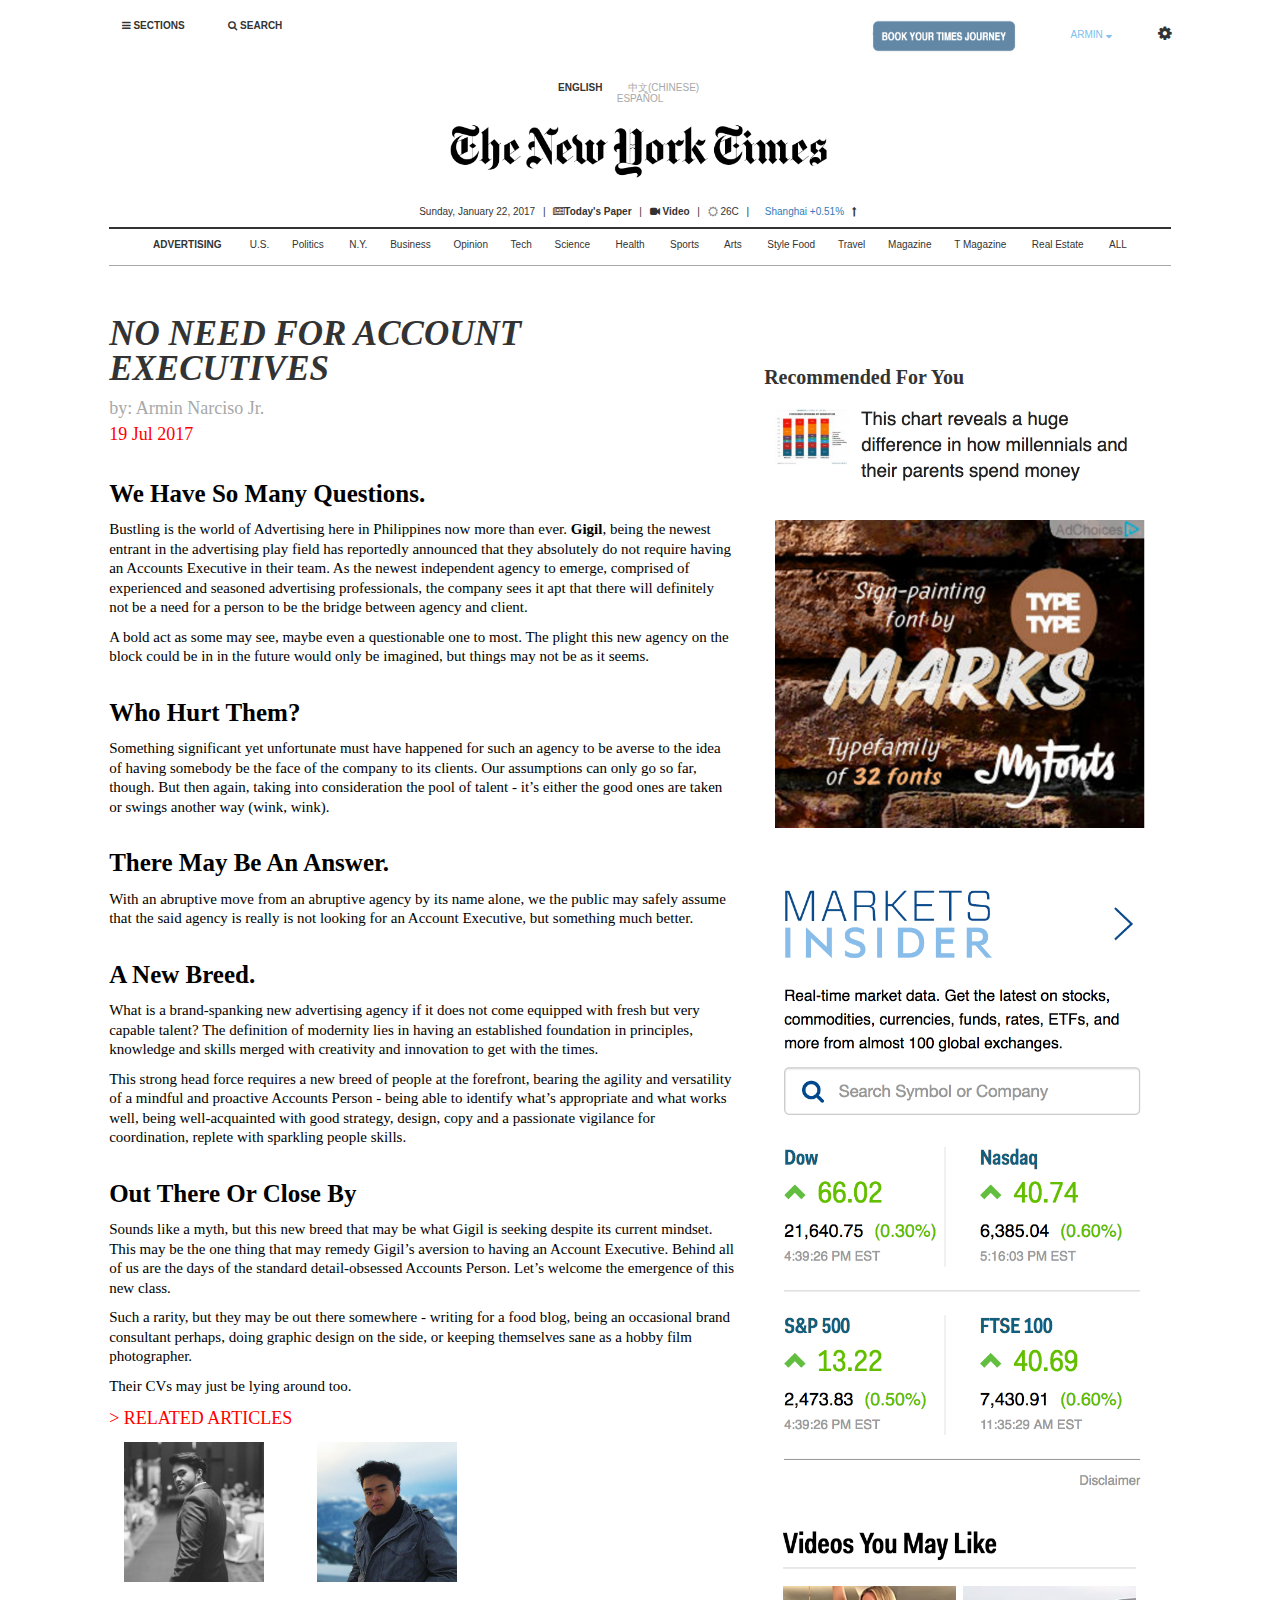
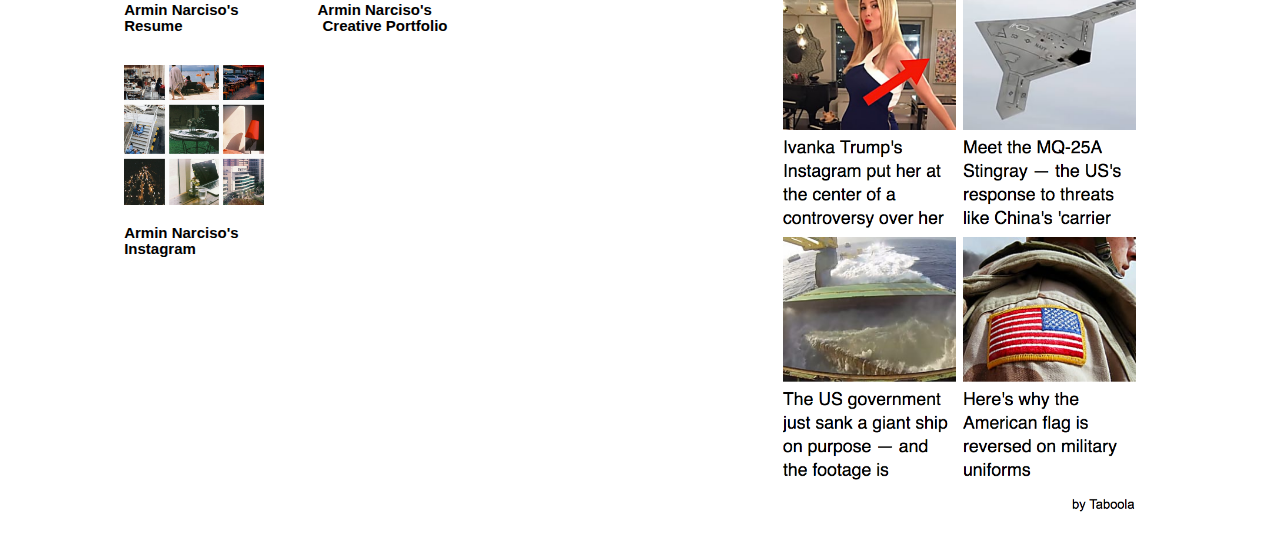
<file: index.html>
<!DOCTYPE html>
<html>
	<head> 
		<title> The New York Times-Breaking News, World News & Multimedia</title>
		<link rel="stylesheet" type="text/css" href="https://maxcdn.bootstrapcdn.com/bootstrap/3.3.7/css/bootstrap.min.css">
		<link rel="stylesheet" href="style.css">
		<link rel="stylesheet" href="https://cdnjs.cloudflare.com/ajax/libs/font-awesome/4.7.0/css/font-awesome.min.css">
	</head>

	<body>
			<div class="container-fluid">
				<div class="row">
					 
					<div class="col-sm-offset-1 col-sm-1 "> <h1 class="basic-par"> <i class="fa fa-bars" aria-hidden="true"> </i> <b>SECTIONS</b> </h1> </div>
  					<div class="col-sm-1"> <h1 class="basic-par"> <i class="fa fa-search" aria-hidden="true"> </i> <b> SEARCH </b> </h1> </div>
  		
  					<div class="col-sm-offset-5 col-sm-3">  <h1 style="color: #7ec0ee;" class="basic-par"> <img src="Book time journey button.png" style="width: 200px;"> ARMIN  <i class="fa fa-sort-desc icon-spacing" aria-hidden="true" > <a href=""></a></i> </h1> </div>

  					<div class="col-sm-1" style=""> <h2> <i class="fa fa-cog" aria-hidden="true" style="margin-left: -30px;"></i> </h2>   </div>
  					
  			
				</div>	


								<div class="row">
										<div class="col-sm-offset-1 col-sm-4">
											
											
										</div>
										<div class="col-sm-2">
											<h1 style="text-align:center;" class="basic-par"> <b>ENGLISH</b> &emsp;&emsp; <span style="color:#a8a8a8">中文(CHINESE)  &emsp;&emsp;ESPAÑOL </span>  </h1>  
										</div>
								</div>							

								<div class="row">
									<div class="col-sm-12">
										<img class="img-center"src="the-new-york-times-logo.png" alt="The New York Times Logo" width="400">
									</div>
								</div>
						
								<div class="row" >
										<h3 style="text-align:center;" class="basic-par"> Sunday, January 22, 2017 &ensp;| &ensp;<i class="fa fa-newspaper-o" aria-hidden="true"> </i><b>Today's Paper</b> &ensp;|  &ensp;<i class="fa fa-video-camera" aria-hidden="true"></i>  <b> Video </b> &ensp;| &ensp;<i class="fa fa-sun-o" aria-hidden="true" style="color: gray;"></i> 26C &ensp;| &ensp;<span class="gray"> &ensp;<a href="#">Shanghai </span> <span class="red">+0.51%</a>&ensp; </span><i class="fa fa-long-arrow-up" aria-hidden="true">&ensp;</i> </h3>

								<div class="row">
									<div style="text-align:center:" class="col-sm-offset-1 col-sm-10" >
										<p class="uponly" ></p> 
										<h1 style="text-align:center;margin-bottom: 15px;margin-top: 0;"> <b>ADVERTISING</b> &emsp; &emsp; U.S.  &emsp;&emsp;Politics &emsp;&emsp; N.Y.&emsp;&emsp;  Business&emsp;&emsp;  Opinion&emsp;&emsp;  Tech&emsp;&emsp;  Science &emsp;&emsp; Health &emsp;&emsp; Sports &emsp;&emsp; Arts &emsp;&emsp; Style  Food  &emsp;&emsp;Travel  &emsp;&emsp;Magazine  &emsp;&emsp;T Magazine &emsp;&emsp; Real Estate  &emsp;&emsp; <span style="font-weight:300;">ALL </span> </h> 
									</div>
								</div>

								<div class="row">
									<div style="text-align:center:"  class="col-sm-offset-1 col-sm-10">
										<p class="downonly" style="color: #a8a8a8;" ></p>
									</div>
								</div>
										
								<div class="row">
									<div class="col-sm-offset-1 col-sm-6">
										
										
										<p class="MainTitle" style="padding-top: 40px;"> NO NEED FOR ACCOUNT EXECUTIVES</p>
										<p class="Writers"> by: Armin Narciso Jr. <br><span style="color:red;"> 19 Jul 2017</span></br></p>
										
											<p class="Subtext" style="font-size:25px;padding-top: 20px;"> 
											  <b> We Have So Many Questions. </b>
											</p>
											<p class="Subtext"> 
											 Bustling is the world of Advertising here in Philippines now more than ever. <b> Gigil</b>, being the newest entrant in the advertising play field has reportedly announced that they absolutely do not require having an Accounts Executive in their team. As the newest independent agency to emerge, comprised of experienced and seasoned advertising professionals, the company sees it apt that there will definitely not be a need for a person to be the bridge between agency and client.
												<p class="Subtext"> 
											 A bold act as some may see, maybe even a questionable one to most. The plight this new agency on the block could be in in the future would only be imagined, but things may not be as it seems.
											 	</p>
											 </p>

											 <p class="Subtext" style="font-size:25px;padding-top: 20px;"> 
											  <b> Who Hurt Them? </b>
											</p>
											<p class="Subtext"> 
											 Something significant yet unfortunate must have happened for such an agency to be averse to the idea of having somebody be the face of the company to its clients. Our assumptions can only go so far, though. But then again, taking into consideration the pool of talent - it’s either the good ones are taken or swings another way (wink, wink).
										
											 </p>

											 <p class="Subtext" style="font-size:25px;padding-top: 20px;"> 
											  <b> There May Be An Answer. </b>
											</p>
											<p class="Subtext"> 
											 With an abruptive move from an abruptive agency by its name alone, we the public may safely assume that the said agency is really is not looking for an Account Executive, but something much better.
											 </p>

											 <p class="Subtext" style="font-size:25px;padding-top: 20px;"> 
											  <b> A New Breed. </b>
											</p>
											<p class="Subtext"> 
											 What is a brand-spanking new advertising agency if it does not come equipped with fresh but very capable talent? The definition of modernity lies in having an established foundation in principles, knowledge and skills merged with creativity and innovation to get with the times.

											 	<p class="Subtext"> 
												This strong head force requires a new breed of people at the forefront, bearing the agility and versatility of a mindful and proactive Accounts Person - being able to identify what’s appropriate and what works well, being well-acquainted with good strategy, design, copy and a passionate vigilance for coordination, replete with sparkling people skills.
												</p>

											 </p>

											 <p class="Subtext" style="font-size:25px;padding-top: 20px;"> 
											  <b> Out There Or Close By </b>
											</p>
											<p class="Subtext"> 
											 Sounds like a myth, but this new breed that may be what Gigil is seeking despite its current mindset. This may be the one thing that may remedy Gigil’s aversion to having an Account Executive. Behind all of us are the days of the standard detail-obsessed Accounts Person. Let’s welcome the emergence of this new class.


											 	<p class="Subtext"> 
												Such a rarity, but they may be out there somewhere - writing for a food blog, being an occasional brand consultant perhaps, doing graphic design on the side, or keeping themselves sane as a hobby film photographer.
												</p>

													<p class="Subtext"> 
													Their CVs may just be lying around too.
													</p>

											 </p>

										

											<p class="Writers" style="color:red;"></style>> RELATED ARTICLES </p>
												
											
										<div class="col-sm-3">	
											
											<a href="http://www.mediafire.com/file/9ees8ce6gi9qqcy/armin+narciso+cv.pdf">

												  <img src="Armin1x1.jpg" style="width: 140px">
													
													 <h1 style="font-size:15px;padding-top:-10px; color: black"> 
											 		 <b> Armin Narciso's Resume </b>
												 	</h1>
													

											</a>


											<p></p>

											<a href="https://www.instagram.com/armnnrcso/">

												  <img src="AArmin1x1.jpg" style="width: 140px; margin-top: 20px">
												  <h1 style="font-size:15px;padding-top:-10px; color: black"> 
											 		 <b> Armin Narciso's Instagram </b>
												 	</h1>

											</a>
												
										</div>

										<div class="col-sm-offset-4">	
											
											<a href="https://drive.google.com/drive/folders/0B2EBv6xQE14odHhyZ0dYczBoSzA">

												  <img src="AAArmin1x1.jpg" style="width: 140px">
												   <h1 style="font-size:15px;padding-top:-10px; color: black"> 
											 		 <b> Armin Narciso's</b>
												 	</h1>
												 	<h1 style="font-size:15px;margin: -10px; color: black"> 
											 		 <b> &ensp;&ensp;Creative Portfolio </b>
												 	</h1>

											</a>
												</p>


										
										</div>
										
										

									</div>		

									<div class="col-sm-4">
							
											<p></p>


											
											<p class="Titles" style="padding-top: 80px;"> Recommended For You </p> 
											
											<img src="Ad1.png" style="width: 400px">
											<img src="Ad2.png" style="width: 400px">
											<img src="Ad3.png" style="width: 400px">

										

									</div>
									
														

											</div>
</file>
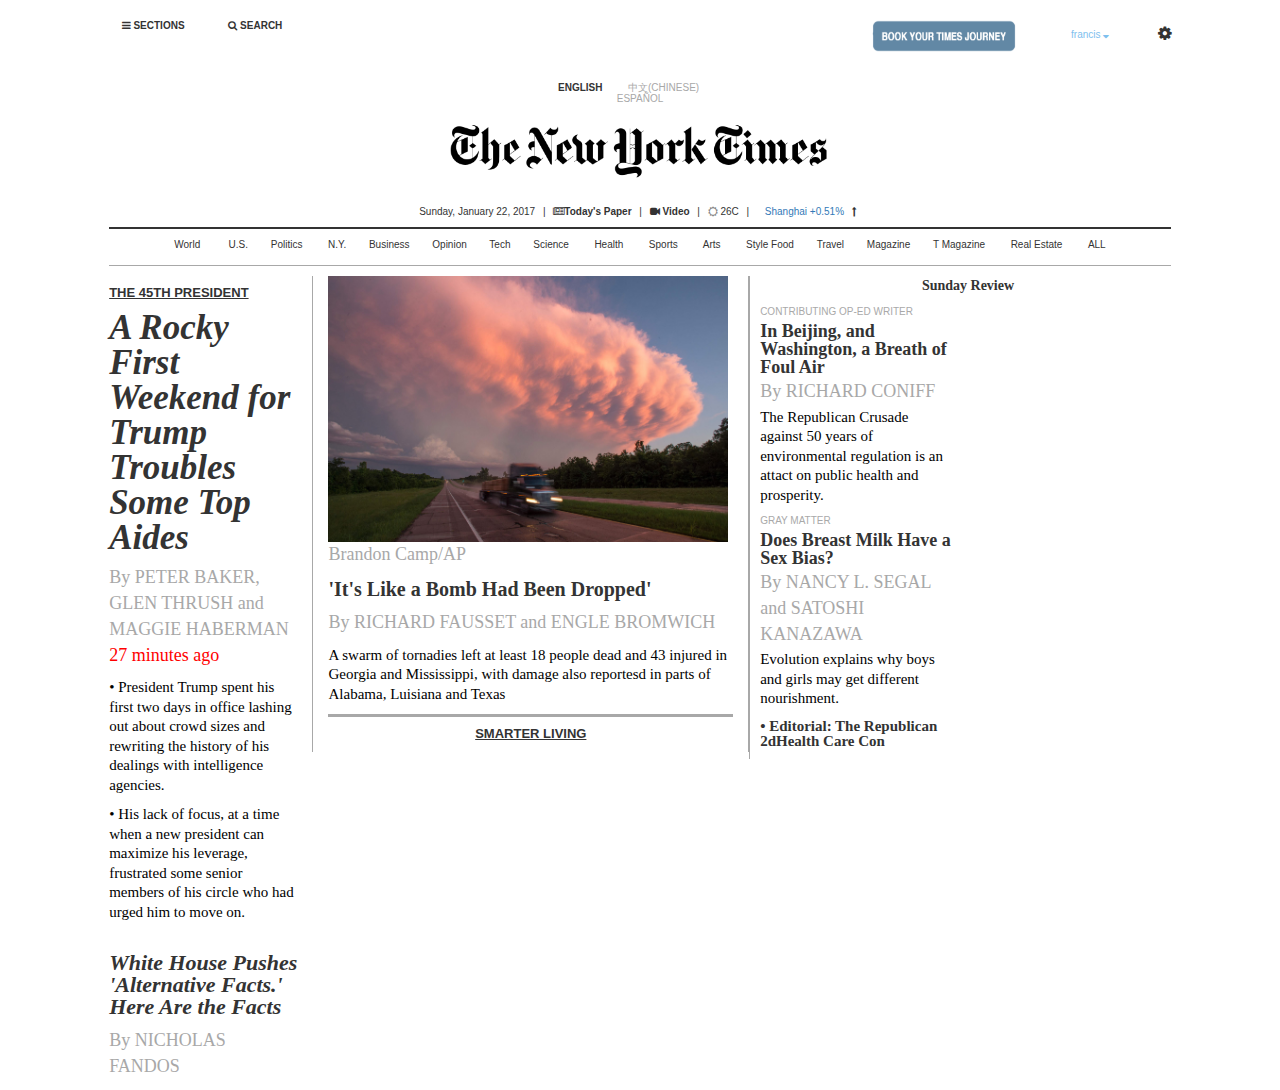
<file: index1st.html>
<!DOCTYPE html>
<html>
	<head> 
		<title> The New York Times-Breaking News, World News & Multimedia</title>
		<link rel="stylesheet" type="text/css" href="https://maxcdn.bootstrapcdn.com/bootstrap/3.3.7/css/bootstrap.min.css">
		<link rel="stylesheet" href="style.css">
		<link rel="stylesheet" href="https://cdnjs.cloudflare.com/ajax/libs/font-awesome/4.7.0/css/font-awesome.min.css">
	</head>

	<body>
			<div class="container-fluid">
				<div class="row">
					 
					<div class="col-sm-offset-1 col-sm-1 "> <h1 class="basic-par"> <i class="fa fa-bars" aria-hidden="true"> </i> <b>SECTIONS</b> </h1> </div>
  					<div class="col-sm-1"> <h1 class="basic-par"> <i class="fa fa-search" aria-hidden="true"> </i> <b> SEARCH </b> </h1> </div>
  		
  					<div class="col-sm-offset-5 col-sm-3">  <h1 style="color: #7ec0ee;" class="basic-par"> <img src="Book time journey button.png" style="width: 200px;"> francis  <i class="fa fa-sort-desc icon-spacing" aria-hidden="true" > <a href=""></a></i> </h1> </div>

  					<div class="col-sm-1" style=""> <h2> <i class="fa fa-cog" aria-hidden="true" style="margin-left: -30px;"></i> </h2>   </div>
  					
  			
				</div>	


								<div class="row">
										<div class="col-sm-offset-1 col-sm-4">
											
											
										</div>
										<div class="col-sm-2">
											<h1 style="text-align:center;" class="basic-par"> <b>ENGLISH</b> &emsp;&emsp; <span style="color:#a8a8a8">中文(CHINESE)  &emsp;&emsp;ESPAÑOL </span>  </h1>  
										</div>
								</div>							

								<div class="row">
									<div class="col-sm-12">
										<img class="img-center"src="the-new-york-times-logo.png" alt="The New York Times Logo" width="400">
									</div>
								</div>
						
								<div class="row" >
										<h3 style="text-align:center;" class="basic-par"> Sunday, January 22, 2017 &ensp;| &ensp;<i class="fa fa-newspaper-o" aria-hidden="true"> </i><b>Today's Paper</b> &ensp;|  &ensp;<i class="fa fa-video-camera" aria-hidden="true"></i>  <b> Video </b> &ensp;| &ensp;<i class="fa fa-sun-o" aria-hidden="true" style="color: gray;"></i> 26C &ensp;| &ensp;<span class="gray"> &ensp;<a href="#">Shanghai </span> <span class="red">+0.51%</a>&ensp; </span><i class="fa fa-long-arrow-up" aria-hidden="true">&ensp;</i> </h3>

								<div class="row">
									<div style="text-align:center:" class="col-sm-offset-1 col-sm-10" >
										<p class="uponly" ></p> 
										<h1 style="text-align:center;margin-bottom: 15px;margin-top: 0;">World &emsp; &emsp; U.S.  &emsp;&emsp;Politics &emsp;&emsp; N.Y.&emsp;&emsp;  Business&emsp;&emsp;  Opinion&emsp;&emsp;  Tech&emsp;&emsp;  Science &emsp;&emsp; Health &emsp;&emsp; Sports &emsp;&emsp; Arts &emsp;&emsp; Style  Food  &emsp;&emsp;Travel  &emsp;&emsp;Magazine  &emsp;&emsp;T Magazine &emsp;&emsp; Real Estate  &emsp;&emsp; <span style="font-weight:300;">ALL </span> </h> 
									</div>
								</div>

								<div class="row">
									<div style="text-align:center:"  class="col-sm-offset-1 col-sm-10">
										<p class="downonly" style="color: #a8a8a8;" ></p>
									</div>
								</div>
										
								<div class="row">
									<div class="col-sm-offset-1 col-sm-2">
										
										<h4> <b>THE 45TH PRESIDENT</b></h4>
										<p class="MainTitle"> A Rocky First Weekend for Trump Troubles Some Top Aides</p>
										<p class="Writers"> By PETER BAKER, GLEN THRUSH and MAGGIE HABERMAN <br><span style="color:red;"> 27 minutes ago</span></br></p>
										
											<p class="Subtext"> 
											 • President Trump spent his first two days in office lashing out about crowd sizes and rewriting the history of his dealings with intelligence agencies.
											</p>
											<p class="Subtext"> 
											 • His lack of focus, at a time when a new president can maximize his leverage, frustrated some senior members of his circle who had urged him to move on.
											 </p>

										<p class="MainTitle" style="font-size:22px;padding-top: 20px;""> White House Pushes 'Alternative Facts.' Here Are the Facts</p>

											<p class="Writers"> By NICHOLAS FANDOS </p>
										
									</div>		

									<div class="col-sm-4" style="border: 1px; border-style: hidden solid hidden solid; border-color:#a8a8a8">
										
											<img src="Tornadoes.jpg" style="width: 400px">
											<p class="Writers">Brandon Camp/AP </p>
											
											<p class="Titles"> 'It's Like a Bomb Had Been Dropped' </p> 
											<p class="Writers"> By RICHARD FAUSSET and ENGLE BROMWICH </p>
											<p class="Subtext"> A swarm of tornadies left at least 18 people dead and 43 injured in Georgia and Mississippi, with damage also reportesd in parts of Alabama, Luisiana and Texas</p>
											
										<p class="thick"></p>
										<h4 style="text-align:center;"> <b>SMARTER LIVING</b></h4>
										

									</div>
									<div class="col-sm-4" style="border: 1px; border-style: hidden hidden hidden solid; border-color:#a8a8a8">
											
											<p style="text-align: center; font-family:cheltenham; font-weight: bold; font-stretch: 20px;"> Sunday Review </p>

											<div class="col-sm-6" >
												<h1 style="color:#a9a9a9;margin-top: 0px;margin-left: -20px;"> CONTRIBUTING OP-ED WRITER </h1> 
												<p class="Subtitles" style="margin-top: -5px;margin-left: -20px;">In Beijing, and Washington, a Breath of Foul  Air 
													<p class="Writers" style="margin-top: -7px;margin-left: -20px;"> By RICHARD CONIFF </p>
														<p class="Subtext" style="margin-top: -7px;margin-left: -20px;"> The Republican Crusade against 50 years of environmental regulation is an attact on public health and prosperity.</p>
												<h1 style="color:#a9a9a9;margin-top: 0px;margin-left: -20px;"> GRAY MATTER </h1> 
													<p class="Subtitles" style="margin-top: -5px;margin-left: -20px;">Does Breast Milk Have a Sex Bias?</p> 
													<p class="Writers" style="margin-top: -7px;margin-left: -20px;"> By NANCY L. SEGAL and SATOSHI KANAZAWA </p>
														<p class="Subtext" style="margin-top: -7px;margin-left: -20px;"> Evolution explains why boys and girls may get different nourishment.</p>
															<p class="Subtitles2" style="margin-left: -20px">  • Editorial: The Republican 2dHealth Care Con</p>
														

											</div>
											
											
											
											
									
								<!-- <div class="row">
									<div class="col-sm-offset-4">
										
													<div class="wrap" style="margin-left: -90px;">
													<img src="corn.jpg" style="width: 80px;"> 
														<p class="Titles" style="font-size:13px;""> &ensp;&emsp;&emsp;&emsp;&emsp;&emsp;&emsp;Someday You <br>&ensp;&emsp;&emsp;&emsp;&emsp;&emsp;&emsp;May Be Eating </br>&ensp;&emsp;&emsp;&emsp;&emsp;&emsp;&emsp;'Edible' Food</p>

													<img src="puppy.jpg" style="width: 80px" align="left" >
														<p class="Titles" style="font-size:13px;""> How Pet Care Helps Explain Human Health Spending</p>
													
													</div>
 -->

									
									

												
							

									
												
													
										

										
										
												
			



					









<!-- 

	<div class="container-fluid">
			<div class="row">
				<div class="row">
					<div class="col-lg-offset-1 col-lg-10 info-header">	
						<div class="col-lg-7">
					  		<h1>CSS</h1>
							<p class="basic-par">Global CSS settings, fundamental HTML elements styled and enhanced with extensible classes, and an advanced grid system.</p>
						</div>
					</div>
				</div>

			</div>	

			<div class="row">
				<div class="col-lg-offset-1 col-lg-5">	
					<div class="form">
						<input id="first_name" type="text" name="first_name" placeholder="First Name"> <br />
						<label>Password</label><input id="password" type="password" name="password"> <br />
						<textarea></textarea> <br />
						<input type="button" value="Submit" onclick="alertOnClick()">
						<br /> <br />
						
						<script type="text/javascript">
							var val = document.getElementById("first_name");
							function alertOnClick() {
								alert(val.value);
							}

						</script>
					</div>
				</div>

				<div class="col-lg-3">
					<div class="input-group">
							  <span class="input-group-addon" id="basic-addon1">@</span>
							  <input type="text" class="form-control" placeholder="Username" aria-describedby="basic-addon1">

					</div>
				</div>
			</div>

		</div> 
 -->





		<!-- <h1 class="small-header">Title</h1>
		<h2>Subtitle </h2>
		<h3> Another</h3>
		<h4> One More</h4>
		<h5> Bla bla </h5>
		<h6> Small Header</h6>

		<h1 id="title1"> Another Title</h1>
		<h1 id="title2"> Another Title</h1>
		<p id="par1" class="basic-par"> This is a paragraph.</p>
		<p class="basic-par"> This is another paragraph.</p>

		<div class="blue"> 
			<p class= "basic-par big-letters"> This is a blue paragraph. </p>



		</div>




		<p> </p>
		<a href="http://www.google.com"> This links to google </a>	
		<img src"https://media.gadventures.com/media-server/cache/66/fd/66fdb92b642b2f678c8dd7c3151bf358.jpg"> -->


	</body>





</html>
</file>
<file: style.css>
.info-header {
	color: #ffffff;
	background-color: #6F5499;
	margin-top: 10px;
	padding: 20px 0px 20px 0px;
	
	font-family: "Helvetica";
}
p.solid {border-style: solid;}

h1 {
	font-size: 10px;

}

h2 {
	font-size:medium;
	margin-top:25px;
	margin-right: 10px;
	

}

h3 {
	font-size: 10px

	
}

.img-center {
	display: block;
	margin: 0 auto;
}

.icon-spacing {
	display: block;
	margin: auto 0;
}

.form {
	margin-left: -15px;
}

#rounded {
	border-radius: 20px;
	color: #7ec0ee;
}
p.mix 
	{
	border: .5px;
	border-style: solid solid hidden solid;
    border-radius: 4px;
}

p.downonly
	{
	border: .5px;
	border-style: hidden hidden solid hidden;
}

p.uponly
	{	
	border: 2px;
	border-style: solid hidden hidden hidden;
}

p.sidesonly
	{	
	border: .5px;
	border-style: hidden solid hidden solid;
}

p.rightonly
	{	
	border: 1px;
	border-style: hidden solid hidden hidden;
	
}

p.thick
	{	
	border: 3px;
	border-style: hidden hidden solid hidden;
	border-color: #a8a8a8;
	
}

.gray {
	color: #000000
}

h4 {
	font-size: 13px;
	text-decoration:underline
	
}
h5 {
	float: right;
}

p.MainTitle {
	font-size: 35px;
	font-family:"cheltenham";
	font-weight: bolder;
	font-style: italic;
	line-height: 100%;
	
}
p.Writers {
	font-family: "cheltenham";
	font-size:18px;
	color: #a8a8a8;
	
}



p.Subtext {
	font-family:"Times New Roman";
	font-size:15px;
	color: #000000;
	line-height: 130%;
}

p.Titles {
	font-size: 20px;
	font-family:"cheltenham";
	font-weight: bold;
	line-height: 110%;

}

div.wrap {
    width: 290px;
    height: 533px;
    position: relative;
}

.wrap img {
   
     position: absolute;
    bottom: 0;
}

.wrap img:nth-of-type(1) {
    left: 0;
}

.wrap img:nth-of-type(2) {
    right: 0;
}
p.Subtitles {
	font-size: 18px;
	font-family:"cheltenham";
	font-weight: bolder;
	line-height: 100%;
}
p.Subtitles2 {
	font-size: 15px;
	font-family:"cheltenham";
	font-weight: bolder;
	line-height: 100%;
	
}
/*body {
	font-family: 'Arial';
}

#title1{
	color: red;

}

.basic-par{
	font-family:'Times New Roman';
}
.small-header {
	font-size: 20px;
}
.blue .basic-par {
	color: blue;
}
.big-letters {
		font-size: 40px !important;
}*/
</file>
